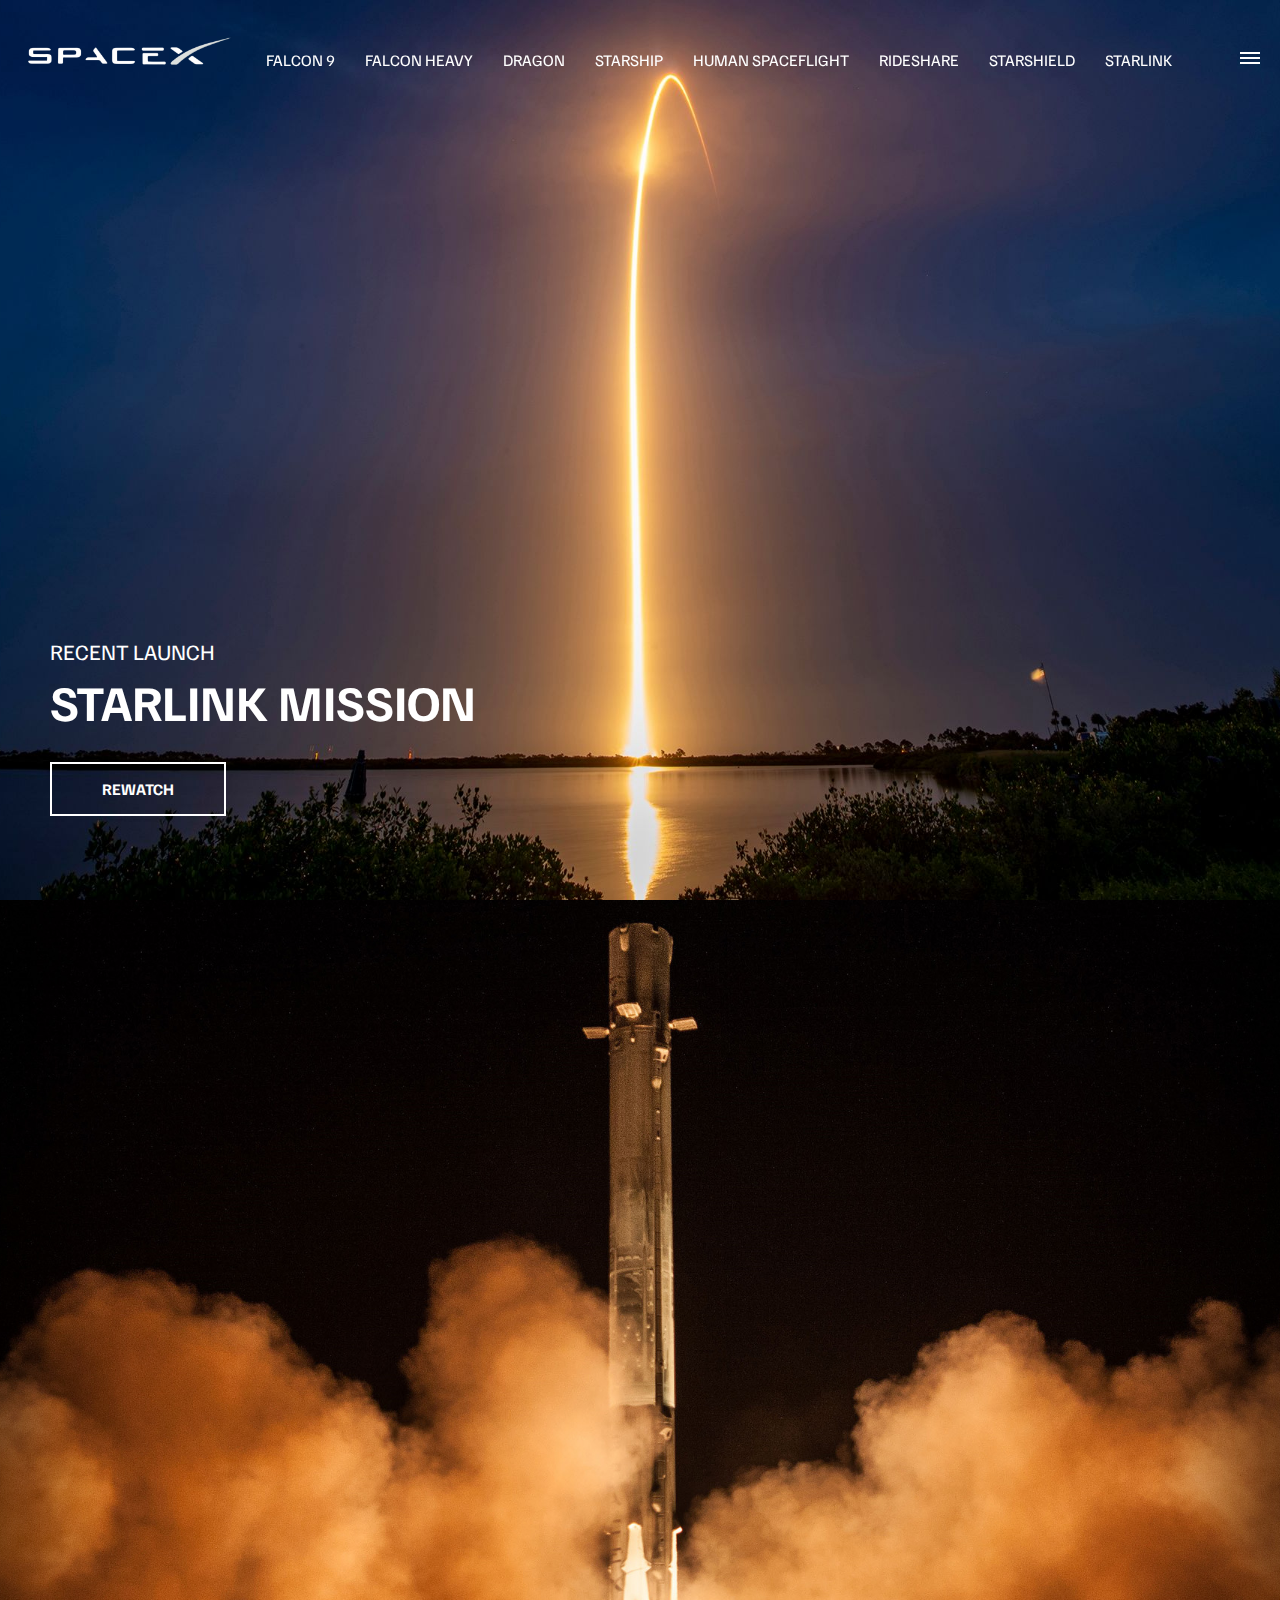
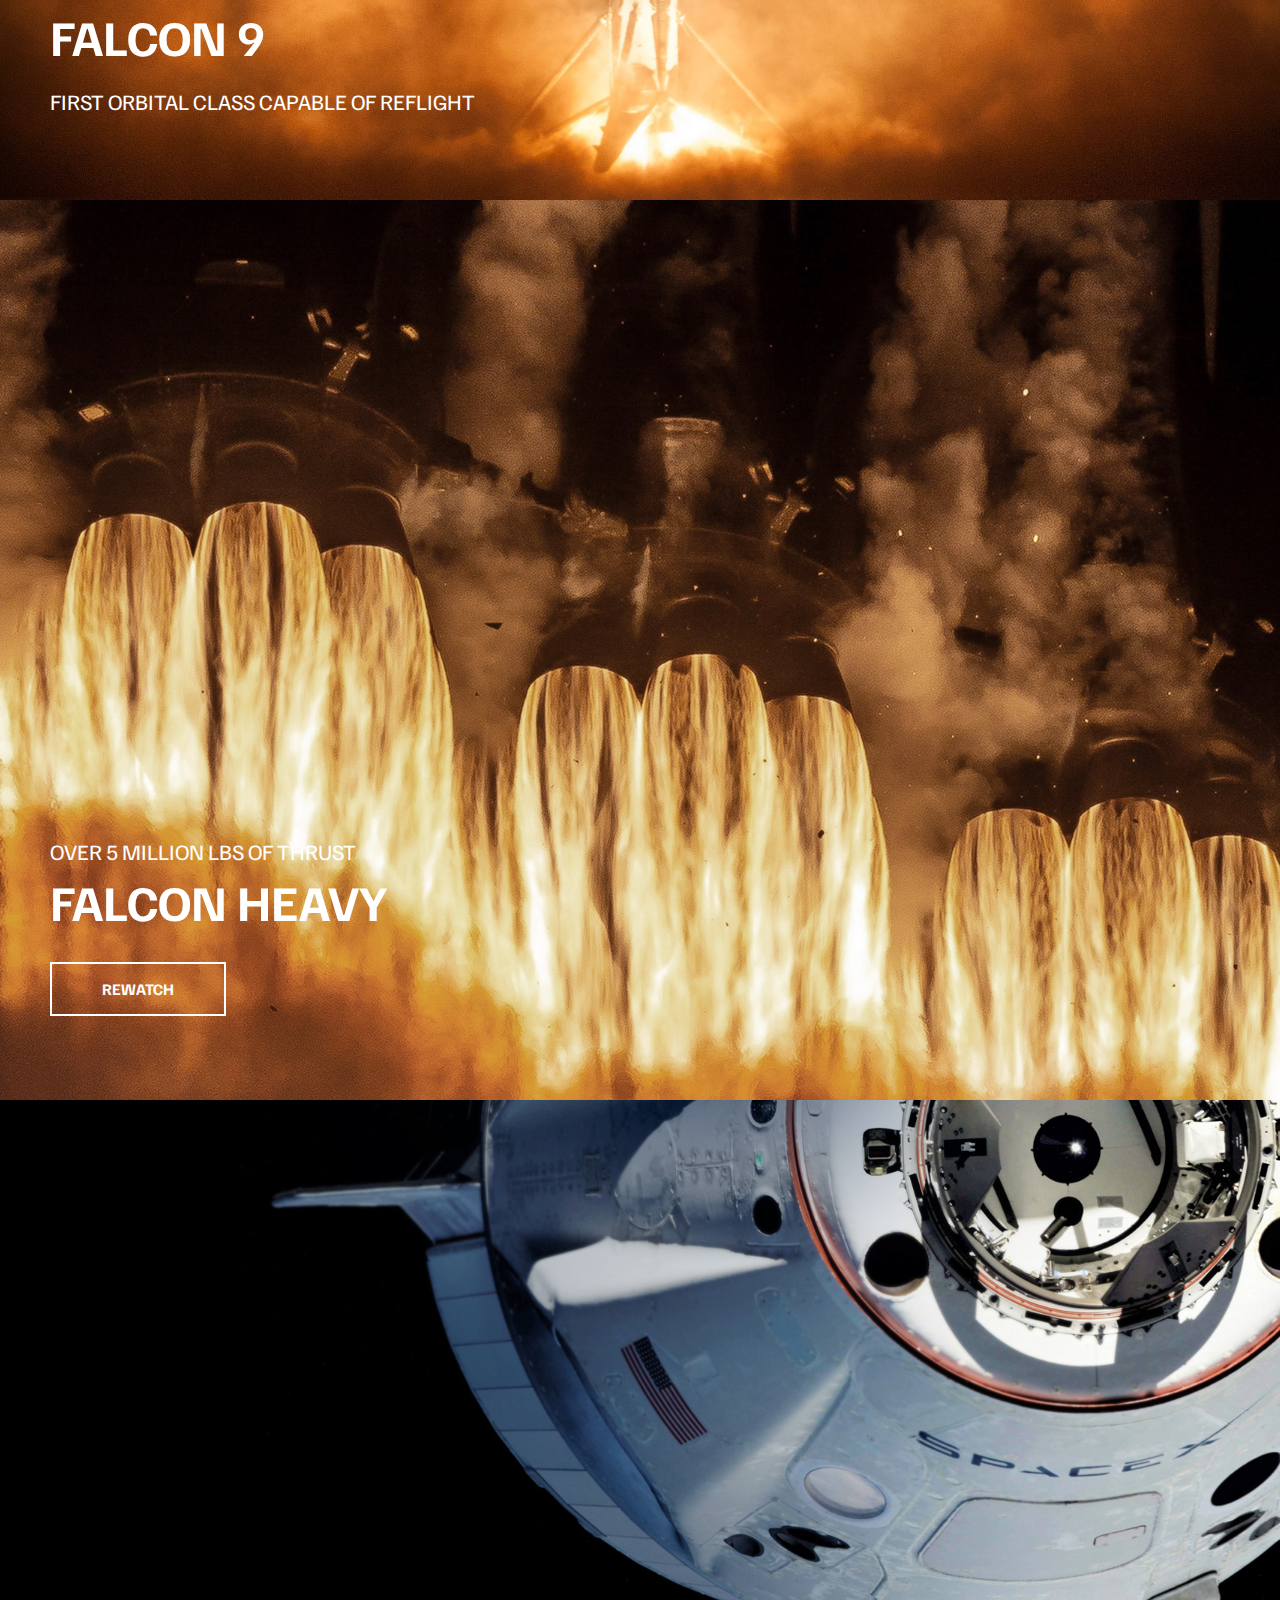
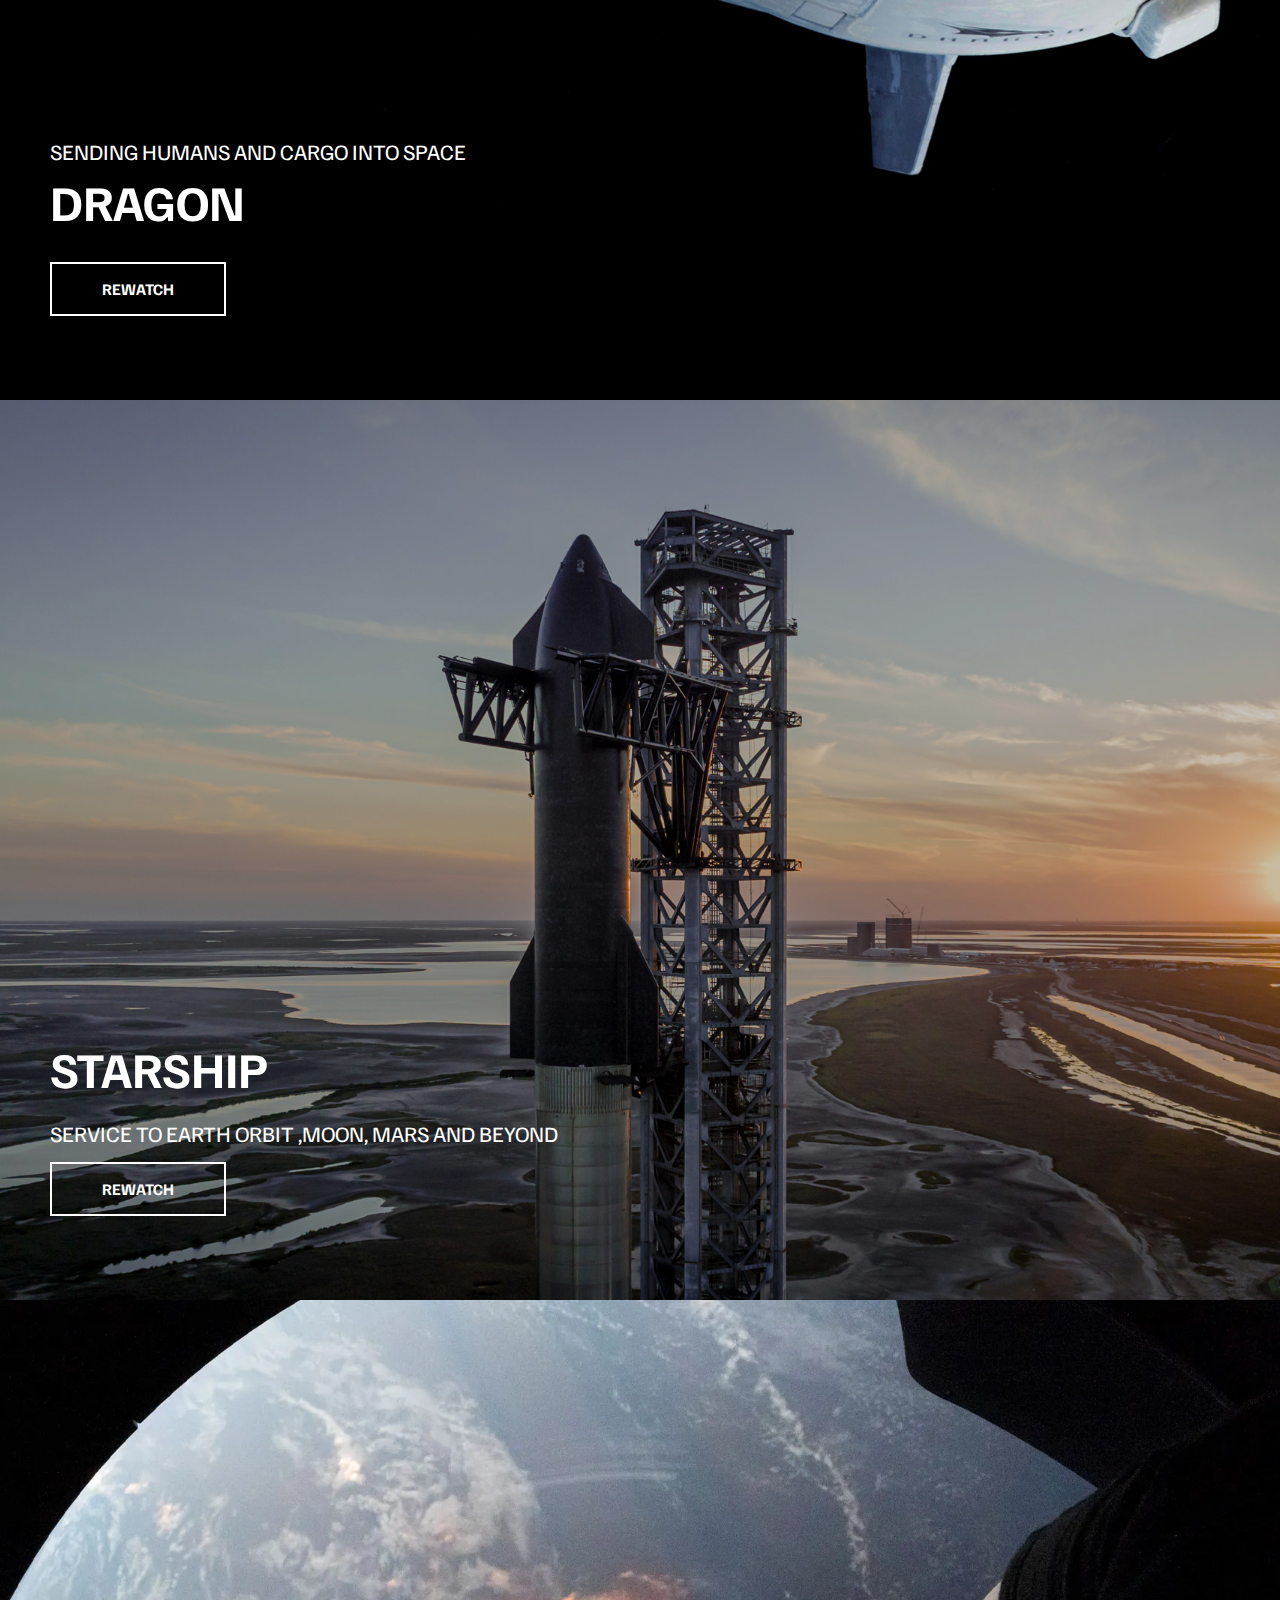
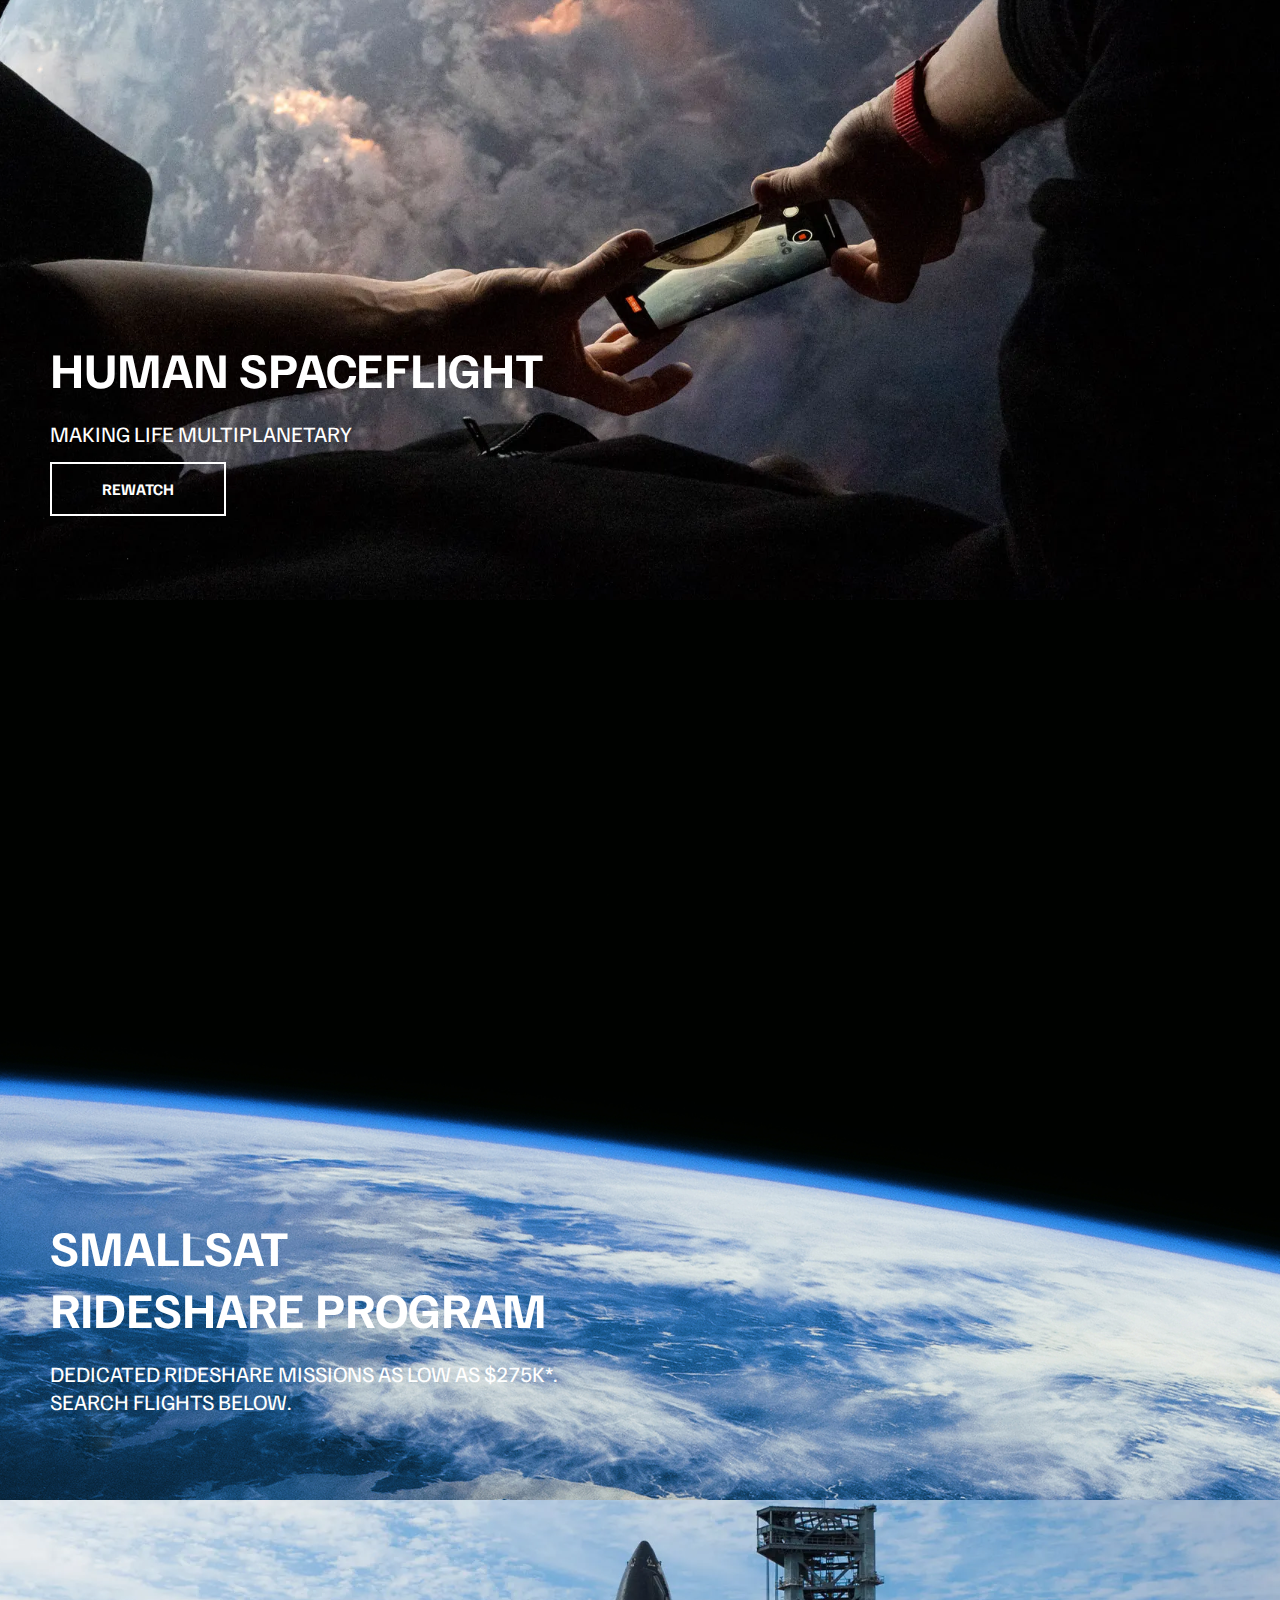
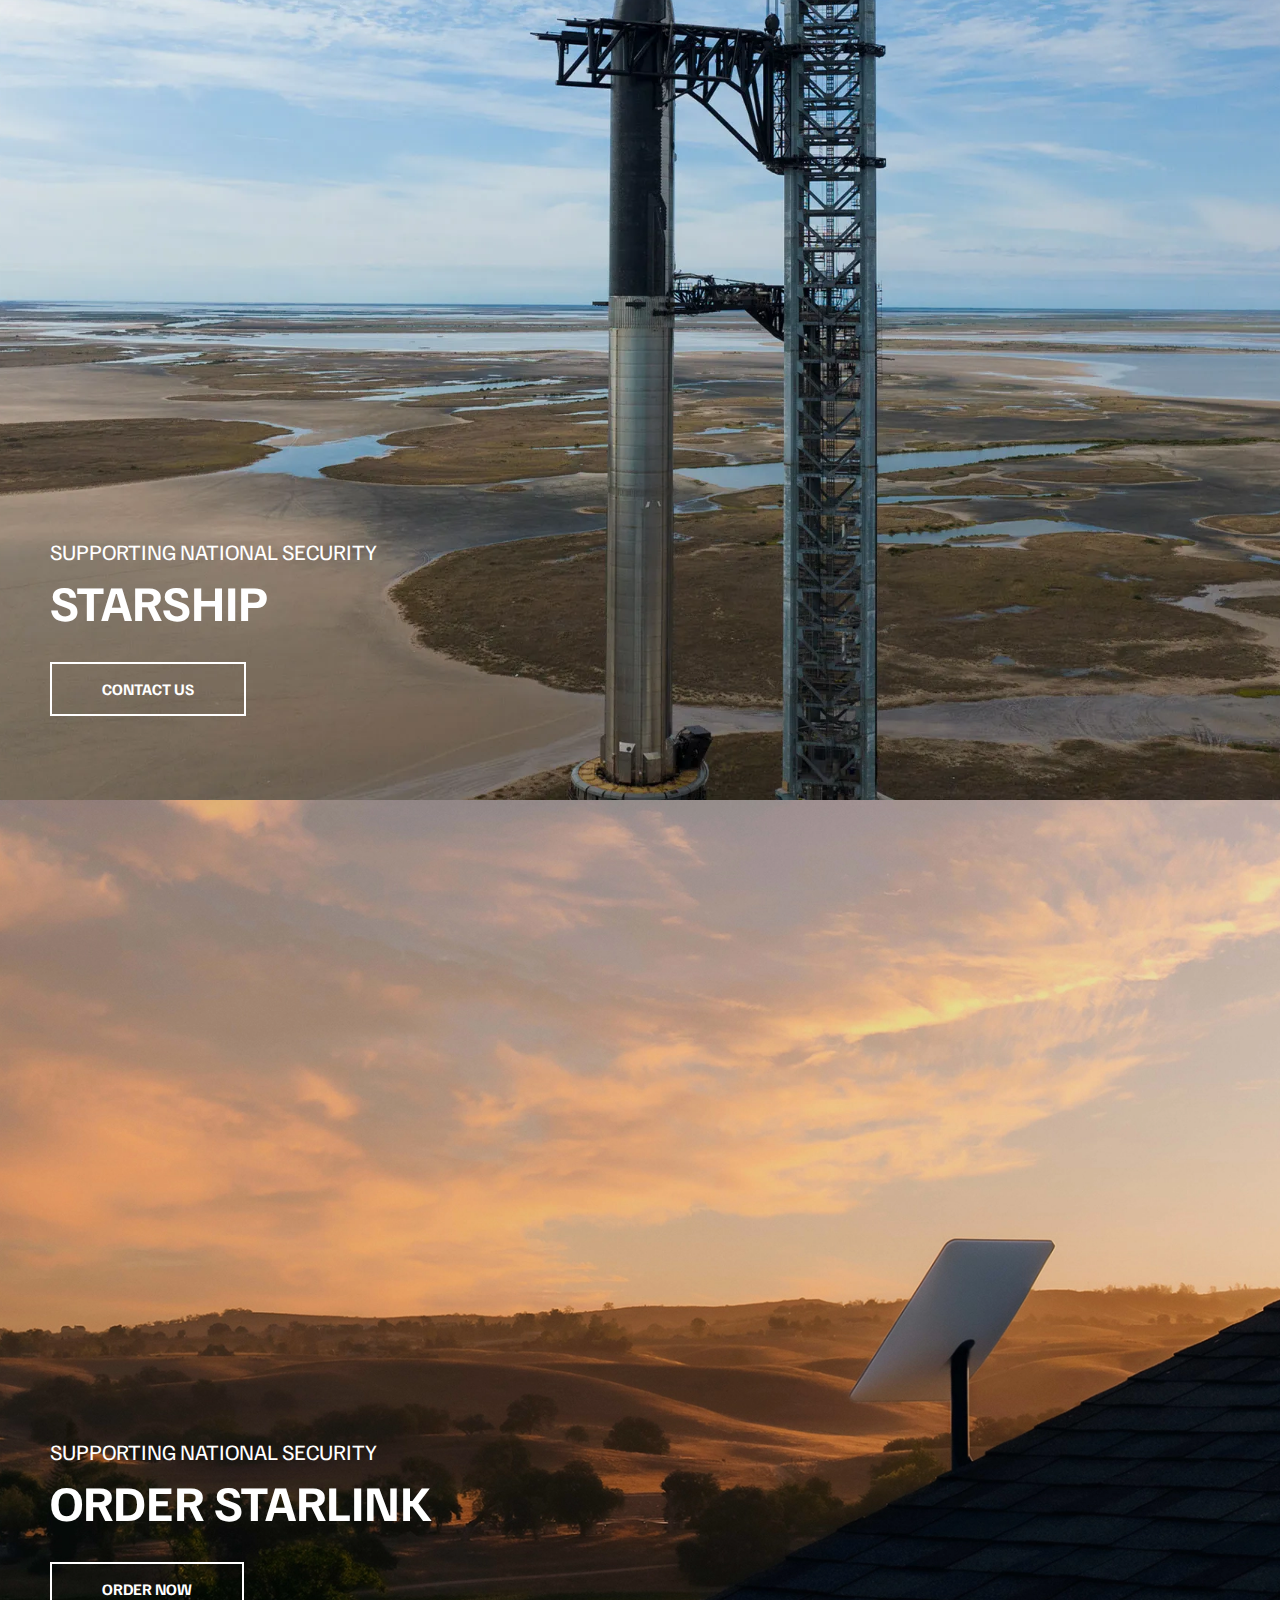
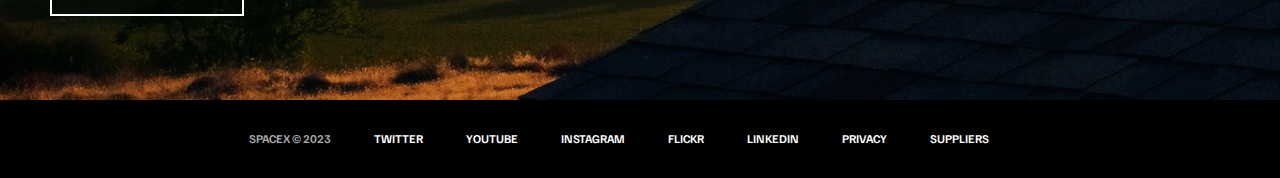
<file: index.html>
<!DOCTYPE html>
<html lang="en">
<head>
    <meta charset="UTF-8">
    <meta name="viewport" content="width=device-width, initial-scale=1.0">
    <link rel="stylesheet" href="style.css">
    <title>SpaceX</title>
    <link rel="icon" href="images/icon.png">
</head>
<body>
    <div id="overlay"></div>
    <div id="mobile-menu" class="mobile-main-menu">
        <ul>
            <li class="mobile-only"><a href="#sec-b">Falcon 9</a></li>
            <li class="mobile-only"><a href="#sec-c">Falcon Heavy</a></li>
            <li class="mobile-only"><a href="#sec-d">Dragon</a></li>
            <li class="mobile-only"><a href="#sec-e">Starship</a></li>
            <li class="mobile-only"><a href="#sec-f">Human Spaceflight</a></li>
            <li class="mobile-only"><a href="#sec-g">Rideshare</a></li>
            <li class="mobile-only"><a href="#sec-h">Starshield</a></li>
            <li class="mobile-only"><a href="#sec-i">Starlink</a></li>
            <li><a href="#">Mission</a></li>
            <li><a href="#">Launches</a></li>
            <li><a href="#">Careers</a></li>
            <li><a href="#">updates</a></li>
            <li><a href="#">Shop</a></li>
        </ul>
    </div>
    <header class="main-header">
        <div class="logo">
            <a href="index.html">
            <img src="images/logo.png" alt="">
            </a>
        </div>
        <nav class="desktop-main-menu">
            <ul>
                <li><a href="#sec-b">Falcon 9</a></li>
                <li><a href="#sec-c">Falcon Heavy</a></li>
                <li><a href="#sec-d">Dragon</a></li>
                <li><a href="#sec-e">Starship</a></li>
                <li><a href="#sec-f">Human Spaceflight</a></li>
                <li><a href="#sec-g">Rideshare</a></li>
                <li><a href="#sec-h">Starshield</a></li>
                <li><a href="#sec-i">Starlink</a></li>
            </ul>


        </nav>

    </header>
    <!-- Hamburger Menu -->

    <button id="menu-btn" class="hamburger " type="button">
        <span class="hamburger-top"></span>
        <span class="hamburger-middle"></span>
        <span class="hamburger-bottom"></span>
        
    </button>

    <!-- section A -->
    <section class="section-a" id="sec-a">
        <div class="section-inner">
            <h4>recent Launch</h4>
            <h2>starlink mission</h2>
            <a href="/SpaceX/videoplayer.html" class="btn">
                <div class="hover"></div>
                    <span>Rewatch</span>
                

            </a>
        </div>

    </section>

    <!-- section B -->
    <section class="section-b" id="sec-b">
        <div class="section-inner">
            <h2>Falcon 9</h2>
            <h4>first orbital class capable of reflight</h4>
            
        </div>

    </section>

    <!-- section c -->

    <section class="section-c" id="sec-c">
        <div class="section-inner">
            <h4>over 5 million lbs of thrust</h4>
            <h2>Falcon Heavy</h2>
            <a href="#" class="btn">
                <div class="hover"></div>
                    <span>Rewatch</span>
                

            </a>
        </div>

    </section>

    <!-- section d -->
    <section class="section-d" id="sec-d">
        <div class="section-inner">
            <h4>sending humans and cargo into space</h4>
            <h2>dragon</h2>
            <a href="#" class="btn">
                <div class="hover"></div>
                    <span>Rewatch</span>
                

            </a>
        </div>

    </section>

    <!-- section e -->
    <section class="section-e" id="sec-e">
        <div class="section-inner">
            <h2>Starship </h2>
            <h4>service to earth orbit ,moon, mars and beyond </h4>
            <a href="#" class="btn">
                <div class="hover"></div>
                    <span>Rewatch</span>
                

            </a>
        </div>

    </section>

    <!-- section f -->
    <section class="section-f" id="sec-f">
        <div class="section-inner">
            <h2>Human spaceflight</h2>
            <h4>making life multiplanetary</h4>
            <a href="#" class="btn">
                <div class="hover"></div>
                    <span>Rewatch</span>
                

            </a>
        </div>

    </section>

    <!-- section g -->
    <section class="section-g" id="sec-g">
        <div class="section-inner">
            <h2>SMALLSAT
                <br>
                RIDESHARE PROGRAM</h2>
                <h4>DEDICATED RIDESHARE MISSIONS AS LOW AS $275K*. SEARCH FLIGHTS BELOW.</h4>
            
                

            </a>
        </div>

    </section>

    <!-- section h -->
    <section class="section-h" id="sec-h">
        <div class="section-inner">
            <h4>supporting national security</h4>
            <h2>Starship</h2>
            <a href="#" class="btn">
                <div class="hover"></div>
                    <span>contact us</span>
                

            </a>
        </div>

    </section>

    <!-- section i -->
    <section class="section-i" id="sec-i">
        <div class="section-inner">
            <h4>supporting national security</h4>
            <h2>ORDER STARLINK</h2>
            <a href="#" class="btn">
                <div class="hover"></div>
                    <span>Order now</span>
                

            </a>
        </div>

    </section>




    <!-- footer -->

    <footer>
        <ul>
            <li>SpaceX &copy; 2023</li>
            <li><a href="#">Twitter</a></li>
            <li><a href="#">Youtube</a></li>
            <li><a href="#">Instagram</a></li>
            <li><a href="#">Flickr</a></li>
            <li><a href="#">LinkedIn</a></li>
            <li><a href="#">Privacy</a></li>
            <li><a href="#">Suppliers</a></li>


        </ul>
        
    </footer>

    <script src="script.js"></script>
</body>
</html>
</file>
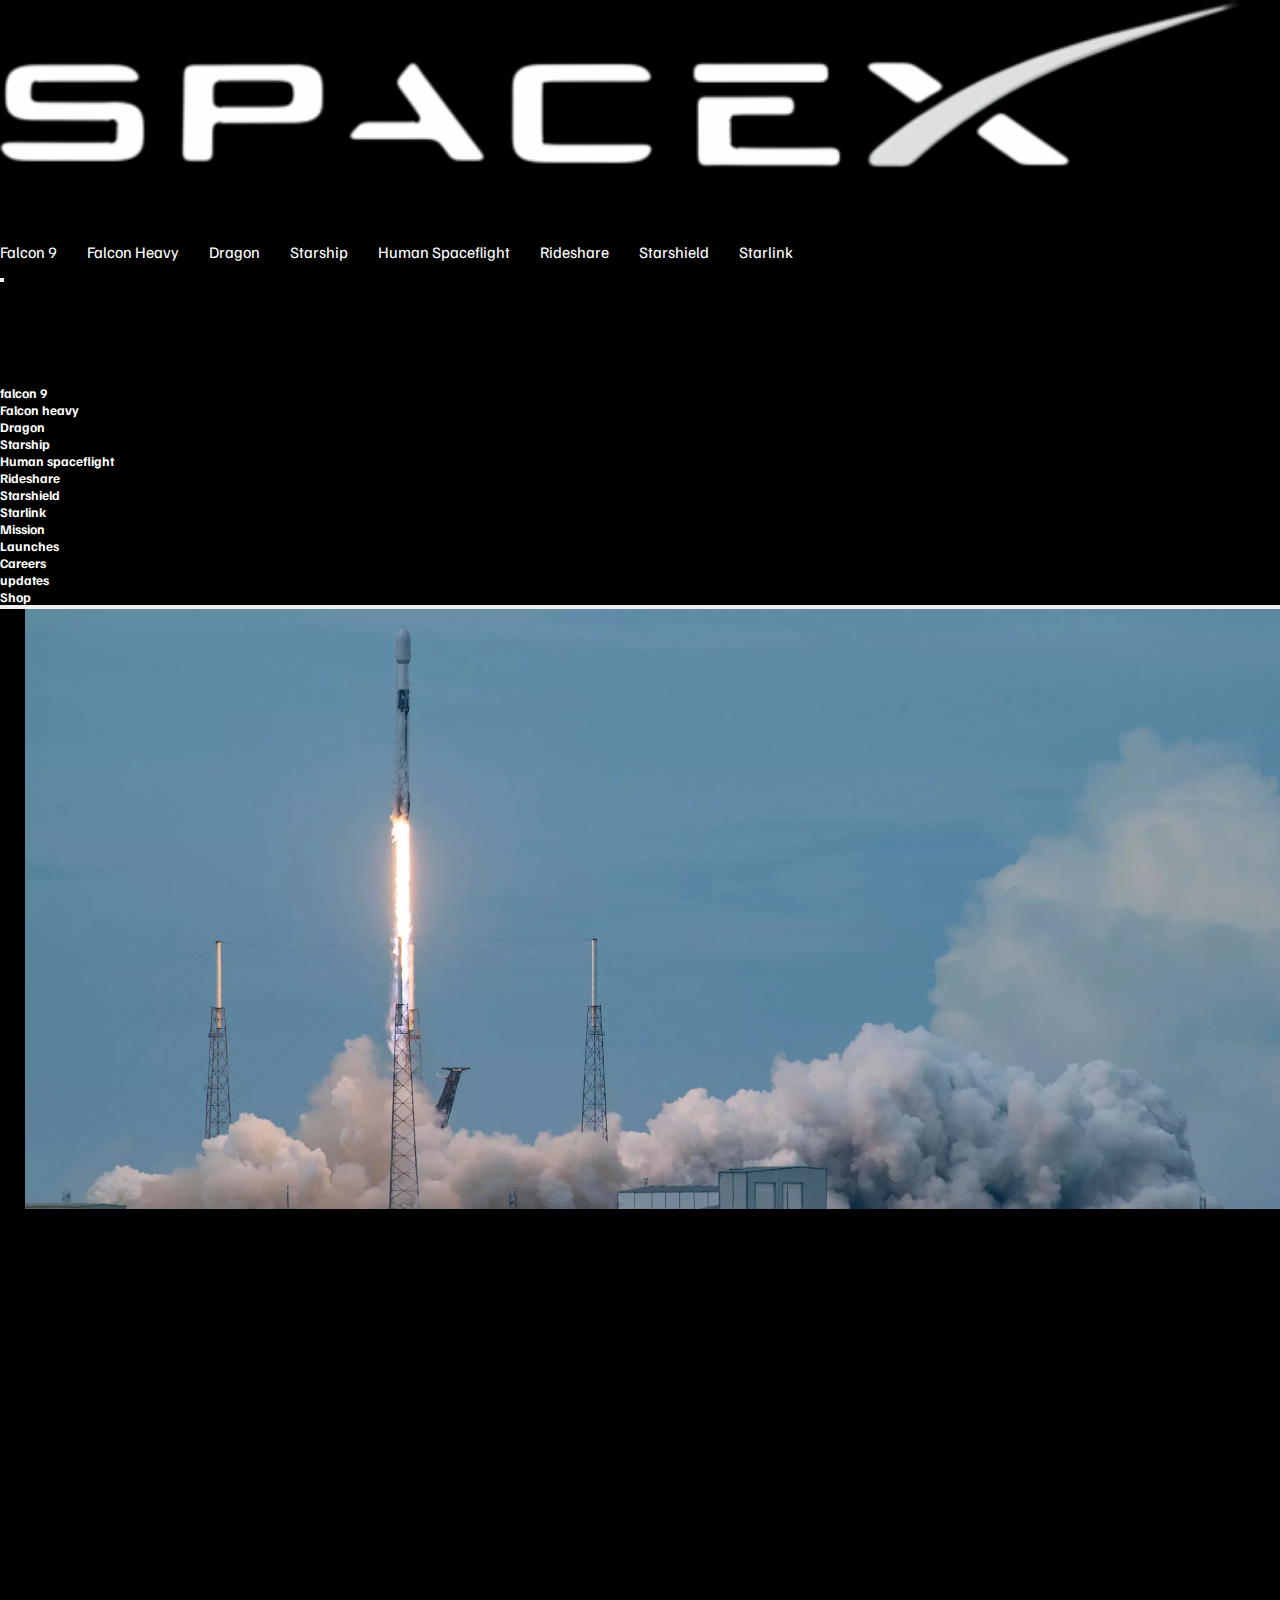
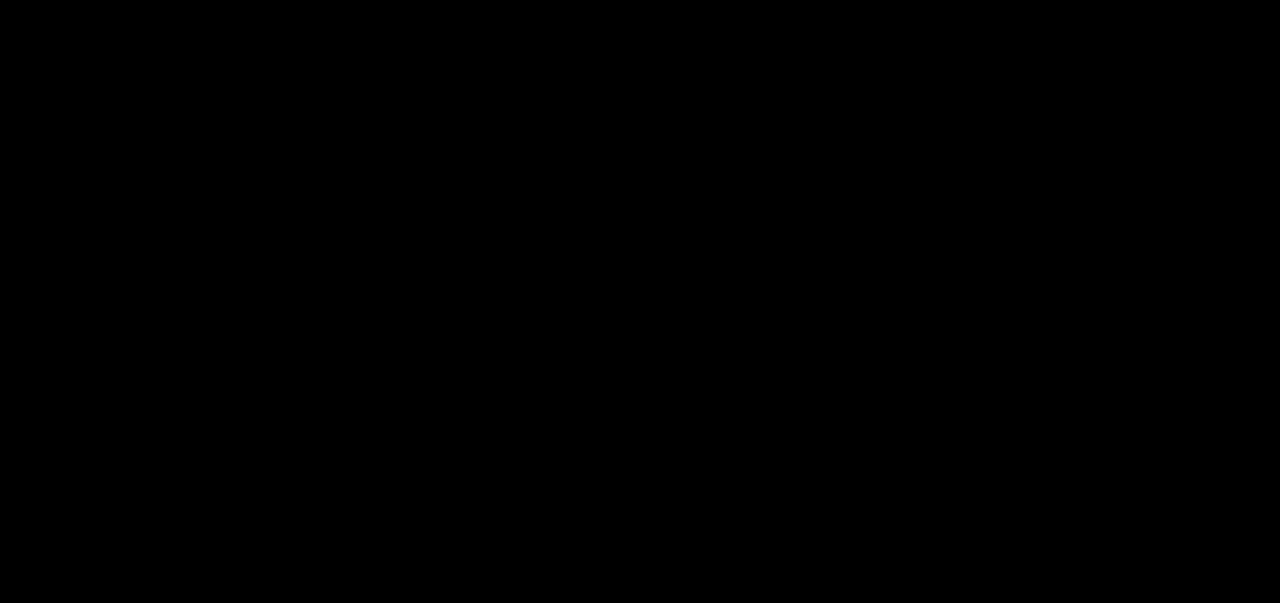
<file: videoplayer.html>
<!DOCTYPE html>
<html lang="en">
<head>
    <link rel="stylesheet" href="style.css">
    <meta charset="UTF-8">
    <meta name="viewport" content="width=device-width, initial-scale=1.0">
    <title>SpaceX- Starlink Mission</title>
    <link rel="icon" href="images/icon.png">
    <link href="https://cdn.jsdelivr.net/npm/bootstrap@5.0.2/dist/css/bootstrap.min.css" rel="stylesheet" integrity="sha384-EVSTQN3/azprG1Anm3QDgpJLIm9Nao0Yz1ztcQTwFspd3yD65VohhpuuCOmLASjC" crossorigin="anonymous">
</head>
<body class="bg-dark vid-body "> 
    <nav class="navbar navbar-dark bg-dark fixed-top">
        <div class="container-fluid">
          <a class="navbar-brand logo" href="#"><img src="images/logo.png" alt=""></a>
          <div class="vid-nav">
          <ul>
            <li><a href="#sec-b">Falcon 9</a></li>
            <li><a href="#sec-c">Falcon Heavy</a></li>
            <li><a href="#sec-d">Dragon</a></li>
            <li><a href="#sec-e">Starship</a></li>
            <li><a href="#sec-f">Human Spaceflight</a></li>
            <li><a href="#sec-g">Rideshare</a></li>
            <li><a href="#sec-h">Starshield</a></li>
            <li><a href="#sec-i">Starlink</a></li>
        </ul>
        </div>
          <button class="navbar-toggler" type="button" data-bs-toggle="offcanvas" data-bs-target="#offcanvasDarkNavbar" aria-controls="offcanvasDarkNavbar">
            <span class="navbar-toggler-icon"></span>
          </button>
          <div class="offcanvas offcanvas-end text-bg-dark" tabindex="-1" id="offcanvasDarkNavbar" aria-labelledby="offcanvasDarkNavbarLabel">
            <div class="offcanvas-header vid-nav-mobile ">
              <h5 class="offcanvas-title" id="offcanvasDarkNavbarLabel"><a href="#">falcon 9</a></h5>
              <h5 class="offcanvas-title" id="offcanvasDarkNavbarLabel"><a href="#">Falcon heavy</a></h5>
              <h5 class="offcanvas-title" id="offcanvasDarkNavbarLabel"><a href="#">Dragon</a></h5>
              <h5 class="offcanvas-title" id="offcanvasDarkNavbarLabel"><a href="#">Starship</a></h5>
              <h5 class="offcanvas-title" id="offcanvasDarkNavbarLabel"><a href="#">Human spaceflight</a></h5>
              <h5 class="offcanvas-title" id="offcanvasDarkNavbarLabel"><a href="#">Rideshare</a></h5>
              <h5 class="offcanvas-title" id="offcanvasDarkNavbarLabel"><a href="#">Starshield</a></h5>
              <h5 class="offcanvas-title" id="offcanvasDarkNavbarLabel"><a href="#">Starlink</a></h5>
              <h5 class="offcanvas-title" id="offcanvasDarkNavbarLabel"><a href="#">Mission</a></h5>
              <h5 class="offcanvas-title" id="offcanvasDarkNavbarLabel"><a href="#">Launches</a></h5>
              <h5 class="offcanvas-title" id="offcanvasDarkNavbarLabel"><a href="#">Careers</a></h5>
              <h5 class="offcanvas-title" id="offcanvasDarkNavbarLabel"><a href="#">updates</a></h5>
              <h5 class="offcanvas-title" id="offcanvasDarkNavbarLabel"><a href="#">Shop</a></h5>
              <button type="button" class="btn-close btn-close-light" data-bs-dismiss="offcanvas" aria-label="Close"></button>
            </div>
            <div class="offcanvas-body mobile-main-menu">
              <ul class="navbar-nav justify-content-end flex-grow-1 pe-3">
                <li class="nav-item">
                  <a class="nav-link active" aria-current="page" href="#">Home</a>
                </li>
                <li class="nav-item">
                  <a class="nav-link" href="#">Link</a>
                </li>
                
              </ul>
              
            </div>
          </div>
        </div>
      </nav>
      <div class="back-image">
        <img src="images/section-c.webp" alt="" height="600px"
        width="1300px">

      </div>

      <div class="pop-vid">
        <div class="embed-responsive embed-responsive-16by9 vid-player">
            <iframe width="1200px" height="500px" src="https://www.youtube.com/embed/qvwF3P8eF6Q" title="YouTube video player" frameborder="0" allow="accelerometer; autoplay; clipboard-write; encrypted-media; gyroscope; picture-in-picture; web-share" allowfullscreen></iframe>
          </div>
    
      </div>

      

    <script src="https://cdn.jsdelivr.net/npm/@popperjs/core@2.9.2/dist/umd/popper.min.js" integrity="sha384-IQsoLXl5PILFhosVNubq5LC7Qb9DXgDA9i+tQ8Zj3iwWAwPtgFTxbJ8NT4GN1R8p" crossorigin="anonymous"></script>
    <script src="https://cdn.jsdelivr.net/npm/bootstrap@5.0.2/dist/js/bootstrap.min.js" integrity="sha384-cVKIPhGWiC2Al4u+LWgxfKTRIcfu0JTxR+EQDz/bgldoEyl4H0zUF0QKbrJ0EcQF" crossorigin="anonymous"></script>
</body>
</html>
</file>
<file: style.css>
@import url('https://fonts.googleapis.com/css2?family=Familjen+Grotesk:wght@400;600;700&display=swap');

*{
    margin: 0;
    padding: 0;
    box-sizing: border-box;
}

html{
    scroll-behavior: smooth;
}
body{
    font-family: 'Familjen Grotesk', sans-serif;
    background: black;
    color: #fff;
}

a{
    text-decoration: none;
    color: #fff;
}
ul{
    list-style: none;
}

/* Header-Navbar */

.main-header{
    position: fixed;
    top: 0;
    left: 0;
    width: 100%;
    z-index: 3;
    display: flex;
    justify-content: space-evenly;
    text-transform: uppercase;
    height: 100px;
    /* padding: 0 0px; */
    margin-top: 37px;
}

/* logo */

.logo{
  width: 210px;
  height: auto;  
}

.logo img{
    display: block;
    width: 100%;
    height: auto;


}



/* Desktop Menu */

.desktop-main-menu{
    margin-right: 50px;
}

.desktop-main-menu ul{
    display: flex;
    padding-top: 13px;
}

.desktop-main-menu ul li{
    margin-right: 30px;
    position: relative;
    padding-bottom: 2px;
}

/* Menu item */

.desktop-main-menu ul li a::after{
    position: absolute;
    content: '';
    bottom: 0;
    left: 0;
    width: 100%;
    height: 1px;
    background-color: #fff;
    transform: scaleX(0);
    transition: transform 0.6s cubic-bezier(0.19, 1, 0.22, 1);
    
}

.desktop-main-menu ul li a:hover::after{
    transform: scaleX(1);

}


/* background-images */


.section-a{
    background-image: url('./images/home.jpg');
}
.section-b{
    background-image: url('./images/falcon9.jpg');
}
.section-c{
    background-image: url('./images/falcon-heavy.webp');
}
.section-d{
    background-image: url('./images/dragon.jpg');
}
.section-e{
    background-image: url('./images/starship.jpg');
}
.section-f{
    background-image: url('./images/humans.webp');
}
.section-g{
    background-image: url('./images/rideshare.jpg');
}
.section-h{
    background-image: url('./images/section-e.webp');
}
.section-i{
    background-image: url('./images/starlink.webp');
}


/* sections */

section{
    height: 100vh;
    position: relative;
    background-position: center center;
    background-repeat: no-repeat;
    background-size: cover;
    text-transform: uppercase;
}


.section-inner{
    position: absolute;
    bottom: 80px;
    left: 50px;
    max-width: 560px;
}


.section-inner h4{
    font-size: 22px;
    margin-bottom: 5px;
    font-weight: 300;
    animation: fadeInUp 0.5s ease-in-out;
}

.section-inner h2{
    font-size: 50px;
    font-weight: 700;
    margin-bottom: 20px;
    animation: fadeInUp 0.5s ease-in-out 0.2s;
    animation-fill-mode: both;
}

.section-inner a{
    animation: fadeInUp 0.5s ease-in-out 0.4s;
    animation-fill-mode: both;
}




.btn {

    position: relative;
    display: inline-block;
    cursor: pointer;
    text-align: center;
    min-width: 130px;
    padding: 15px 50px;
    margin-top: 10px;
    border: solid 2px #fff;
    text-transform: uppercase;
    font-weight: bold;
    overflow: hidden;
    z-index: 2;
   
}



.btn:hover span{
    color:#000;
}

.btn .hover{
    position: absolute;
    width: 100%;
    height: 100%;
    top: 0;
    left: 0;
    background-color: #fff;
    z-index: -1;
    transform: translateY(100%);
    transition: transform 0.6s cubic-bezier(0.19, 1, 0.22, 1);
}
.btn:hover .hover{
    transform: translateY(0);
    
}
/* footer */
footer{
    position: relative;
    padding: 24px 0;
}
footer ul{
    display: flex;
    justify-content: center;
    align-items: center;
    flex-wrap: wrap;

}

footer ul li{
    margin-right: 43px;
    color: #aaa;
    text-transform: uppercase;
    font-size: 12px;
    line-height: 2.5;
    font-weight: 600;

}

footer ul li a{
    color: #fff;
    transition: color 0.6s;
}

footer ul li a:hover{
    color: #aaa;
}

/* hamburger menu */

.hamburger{
    position: fixed;
    top: 52px;
    right: 20px;
    z-index: 10;
    cursor: pointer;
    width: 20px;
    height: 20px;
    background: none;
    border: none;
    transition: all 0.5s;
}

.hamburger-top,
.hamburger-middle,
.hamburger-bottom{
    position: absolute;
    top: 0;
    left: 0;
    width: 20px;
    height: 2px;
    background: #fff;

}
.hamburger-middle{
    transform: translateY(5px);
}
.hamburger-bottom{
    transform: translateY(10px);
}
/* transition of menu-icon */

.open{
    transform: rotate(90deg);
}

.open .hamburger-top{
    transform: rotate(45deg) translateY(6px) translateX(6px);
    
}
.open .hamburger-middle{
    display: none;
}
.open .hamburger-bottom{
    transform: rotate(-45deg) translateY(6px) translateX(-6px);

}
/* overlay */
.overlay-show{
    position: absolute;
    top: 0;
    left: 0;
    background-color: rgba(0, 0, 0, 0.5);
    z-index: 3;
    width: 100%;
    height: 100%;


}
/* stop-scroll */

.stop-scroll{
    overflow: hidden;
}

/* Hide navbar-mobile items */
.mobile-only{
    display: none;
}

/* Mobile main menu */
.mobile-main-menu{
    position: fixed;
    top: 0;
    right: 0;
    width: 350px;
    height: 100%;
    z-index: 4;
    background-color: #000;
    display: flex;
    align-items: center;
    justify-content: center;
    transform: translateX(100%);
    transition: transform 0.6s cubic-bezier(0.19, 1, 0.22, 1);
    overflow: scroll;
}

.mobile-main-menu ul {
    display: flex;
    flex-direction: column;
    align-items: end;
    justify-content: center;
    padding: 50px;
    width: 100%;
    
}
.mobile-main-menu ul li{
    margin-bottom: 20px;
    font-size: 16px;
    text-transform: uppercase;
    border-bottom: 1px #555 solid;
    width: 100%;
    text-align: right;
    padding-bottom: 10px;

}
.mobile-main-menu ul li a{
    color: #fff;
    transition: color 0.6s;
}

.mobile-main-menu ul li a:hover{
    color: #aaa;
}

/* show menu from right */
.show-menu{
    transform: translateX(0);
}
/* back-image video bar */

.back-image{
    position: relative;
    top: 0;
    left: 25px;
}

.vid-body{
    overflow: none;
}
/* video player */
.pop-vid{
    position: absolute;
    width: 100%;
    height: 100%;
    background-color: #000;
    z-index: 3;
    transform: translateY(10%);
    transition: transform 0.6s cubic-bezier(0.19, 1, 0.22, 1);
}

/* navbar */
/* Desktop Menu */

.vid-nav{
    margin-right: 50px;
}

.vid-nav ul{
    display: flex;
    padding-top: 13px;
}

.vid-nav ul li{
    margin-right: 30px;
    position: relative;
    padding-bottom: 2px;
    
}
.vid-nav ul li a{
    text-decoration: none;
    color: #fff;
}


.vid-nav ul li a::after{
    position: absolute;
    content: '';
    bottom: 0;
    left: 0;
    width: 100%;
    height: 1px;
    background-color: #fff;
    transform: scaleX(0);
    transition: transform 0.6s cubic-bezier(0.19, 1, 0.22, 1);
    
}

.vid-nav ul li a:hover::after{
    transform: scaleX(1);

}

.vid-nav-mobile{
    display: flex;
    flex-direction: column;
    background-color: #000;
    height: 100%;
    padding-top: 100px;



}
.vid-nav-mobile h5 a{
    text-decoration: none;
    color: #fff;
    
  


}
/* video player */
.vid-player{
    position: absolute;
    top: 90px;
    left: 90px;
   
}
/* animations */

@keyframes fadeInUp{
    0%{
        opacity: 0;
        transform: translateY(140%);

    }
    100%{
        opacity: 1;
        transform: translateY(0);

    }


}

/* Media queries */
@media(max-width: 960px){
    .desktop-main-menu{
        display: none;
        }
        /* show mobile nav bar items */
    .mobile-only{
        display: block;
    }    
   
}
@media(max-width: 600px){
    .section-inner{
        bottom: 75px;
        left: 20px;
    }
    .section-inner h2{
        font-size: 30px;
    }
    
    footer ul li:first-child{
        position: absolute;
        top: 30px;
        transform: translate(-10%,-85%);
       
    }

    footer ul li {
        margin-right: 11px;
    }
    .logo{
        width: 150px;
        margin: auto;
    }

}
</file>
